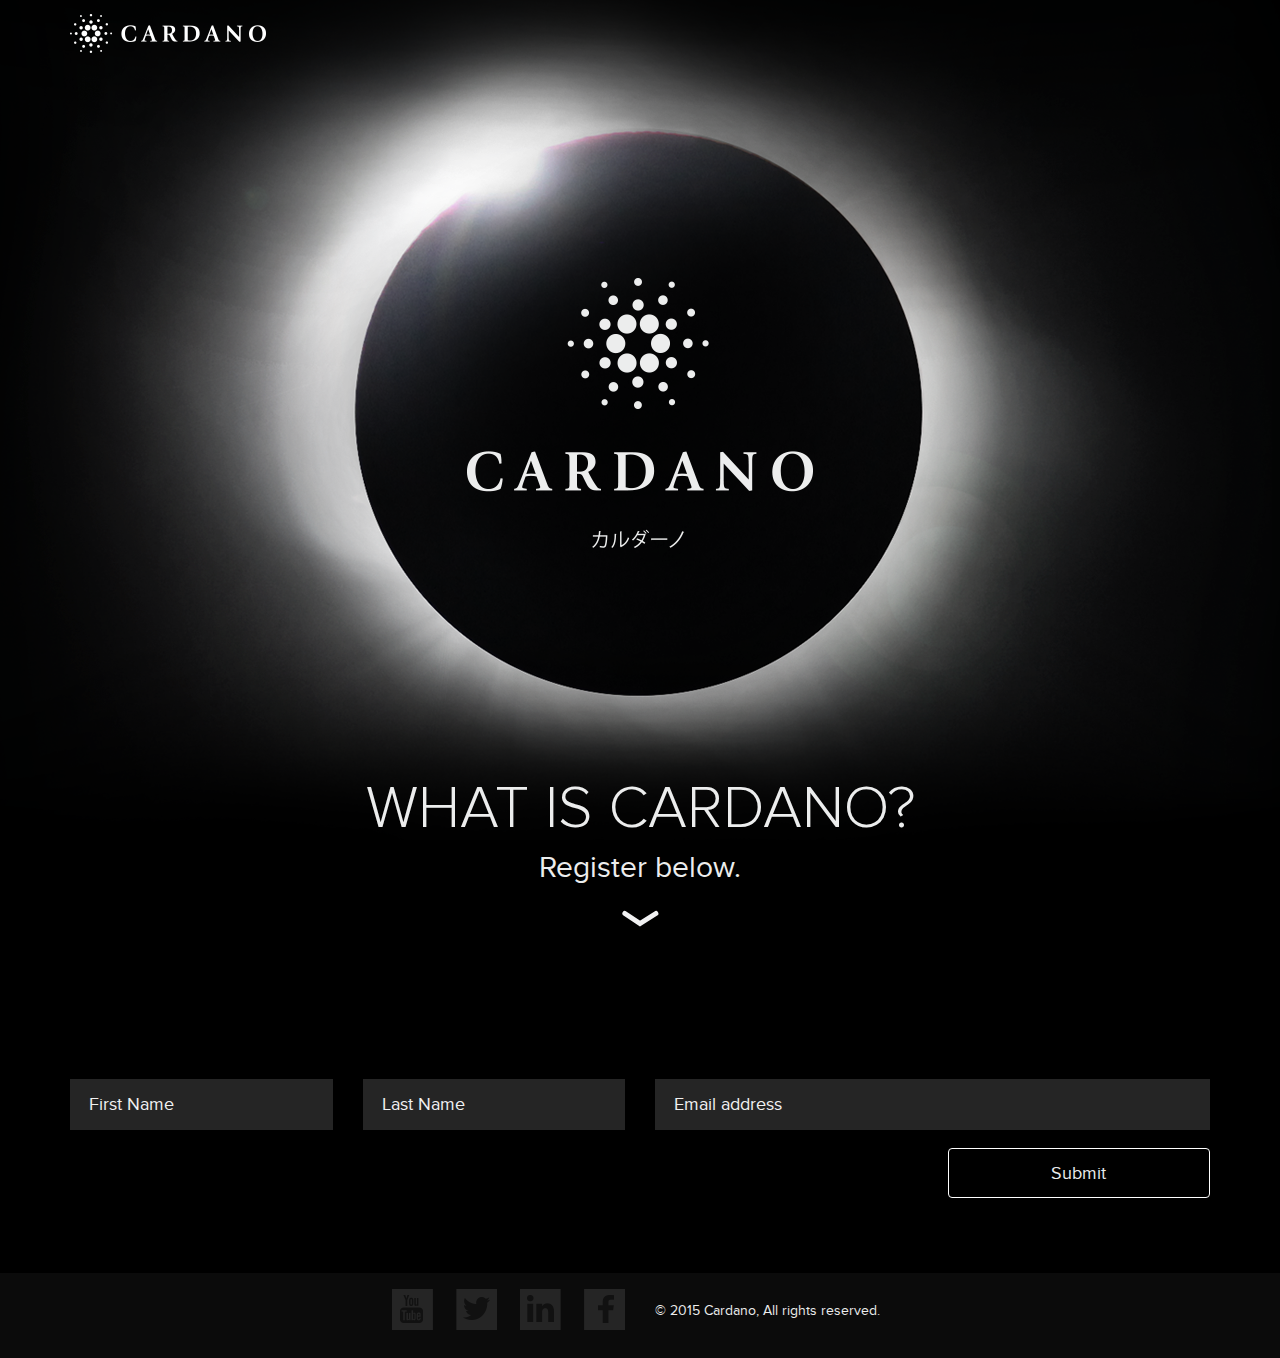
<file: index.html>
<!DOCTYPE html>
<html lang="en">
<head>
    <meta charset="utf-8">
    <meta http-equiv="X-UA-Compatible" content="IE=edge">
    <meta name="viewport" content="width=device-width, initial-scale=1">
    <title>What is Cardano?</title>
    <link href="resources/css/bootstrap.css" rel="stylesheet">
    <link rel="stylesheet" href="resources/css/main.css"/>
    <!--[if lt IE 9]>
    <script src="https://oss.maxcdn.com/html5shiv/3.7.2/html5shiv.min.js"></script>
    <script src="https://oss.maxcdn.com/respond/1.4.2/respond.min.js"></script>
    <![endif]-->
</head>
<body>
<div id="mainContainer">
    <div class="container">
        <div class="row">
            <div class="col-lg-3 col-md-3 col-sm-3 col-xs-3">
                <a href="javascript: void(0);" class="header-logo">
                    <img src="resources/images/logo.png" alt=""/>
                </a>
            </div>
        </div>
    </div>
    <div class="container-fluid">
        <div class="row">
            <div class="col-lg-12 col-md-12 col-sm-12 col-xs-12 no-padding">
                <div class="center-image">
                    <!--<img src="resources/images/center-image.png" alt="" class="center-image-fon"/>-->
                    <img src="resources/images/big-logo.png" alt="" class="big-logo" width="346" height="270"/>
                </div>
            </div>
        </div>
    </div>
    <div class="container">
        <div class="row">
            <div class="col-lg-12 col-md-12 col-sm-12 col-xs-12 no-padding">
                <h1 class="title-page">What is Cardano?</h1>

                <p class="small-description">Register below.</p>
                <p style="width: 40px;text-align: center; margin: 0 auto;">
                    <svg version="1.1" id="Layer_1" xmlns="http://www.w3.org/2000/svg" xmlns:xlink="http://www.w3.org/1999/xlink" x="0px" y="0px"
	 viewBox="0 0 32 32" enable-background="new 0 0 32 32" xml:space="preserve">
                        <g id="Arrow_x5F_Right_x5F_1" display="none">
                            <g display="inline">
                                <path fill="#F1F1F2" d="M29.4,13.5c-0.4-0.3-0.9-0.4-1.4-0.4c-0.5,0-1,0.1-1.4,0.4l-8.5,5.8c-0.6,0.4-1.3,0.6-2.1,0.6
                                    c-0.8,0-1.6-0.2-2.1-0.6l-8.5-5.8C5,13.3,4.5,13.1,4,13.1c-0.5,0-1,0.1-1.4,0.4c-0.8,0.5-0.8,1.4,0,1.9l11.3,8
                                    c0.6,0.4,1.3,0.6,2.1,0.6c0.8,0,1.6-0.2,2.1-0.6l11.3-8c0.4-0.3,0.6-0.6,0.6-1C30,14.1,29.8,13.8,29.4,13.5z"/>
                            </g>
                        </g>
                        <polyline fill="none" stroke="#F1F1F2" stroke-width="4" stroke-linecap="round" stroke-miterlimit="10" points="3.9,14 16,22.1
                            28.7,14 "/>
                    </svg>
                </p>
            </div>
        </div>
    </div>
    <div class="container for-form">
        <form action="" name="" id="registrationForm" method="post" novalidate="novalidate">
            <div class="row success-message-form">
                <div class="col-lg-3 col-md-3 col-sm-2 col-xs-2">&nbsp;</div>
                <div class="col-lg-6 col-md-6 col-sm-9 col-xs-10 no-padding">
                    <div class="reg-complete">
                        Registration Complete
                    </div>
                </div>
            </div>

            <div class="row">
                <div class="col-lg-3 col-md-3 col-sm-6">
                    <label for="firstName"><input type="text" id="firstName" data-default="First Name" class="input-form" value="First Name"/></label>
                </div>
                <div class="col-lg-3 col-md-3 col-sm-6">
                    <label for="lastName"><input type="text" id="lastName" data-default="Last Name" class="input-form" value="Last Name"/></label>
                </div>
                <div class="col-lg-6 col-md-6 col-sm-12">
                    <label for="emailAddress"><input type="email" id="emailAddress" data-default="Email address" class="input-form" value="Email address"/></label>
                </div>
            </div>
            <div class="row">
                <div class="col-lg-12 col-md-12 col-sm1-2 col-xs-12">
                    <span id="error-message">&nbsp;</span>
                </div>
            </div>
            <div class="row">
                <div class="col-lg-9 col-md-9 col-sm-9">&nbsp;</div>
                <div class="col-lg-3 col-md-3 col-sm-3"><input type="submit" value="Submit" class="submit-form"/></div>
            </div>
        </form>
    </div>
    <footer>
        <div class="container">
            <div class="col-lg-6 col-md-6 col-sm-6 col-xs-12">
                <div class="social-link-block right">
                    <a href="" class="yu"></a>
                    <a href="" class="tw"></a>
                    <a href="" class="in"></a>
                    <a href="" class="fc"></a>
                </div>
            </div>
            <div class="col-lg-6 col-md-6 col-sm-6 col-xs-12">
                <p class="copyright">&copy; 2015 Cardano, All rights reserved.</p>
            </div>
        </div>
    </footer>
</div>

<script src="resources/js/SmoothScroll.js"></script>
<script src="resources/js/libs/jQuery/jquery.1.11.2.min.js"></script>
<script src="resources/js/libs/bootstrap/bootstrap.min.js"></script>
<script src="resources/js/cardano.js"></script>
</body>
</html>
</file>
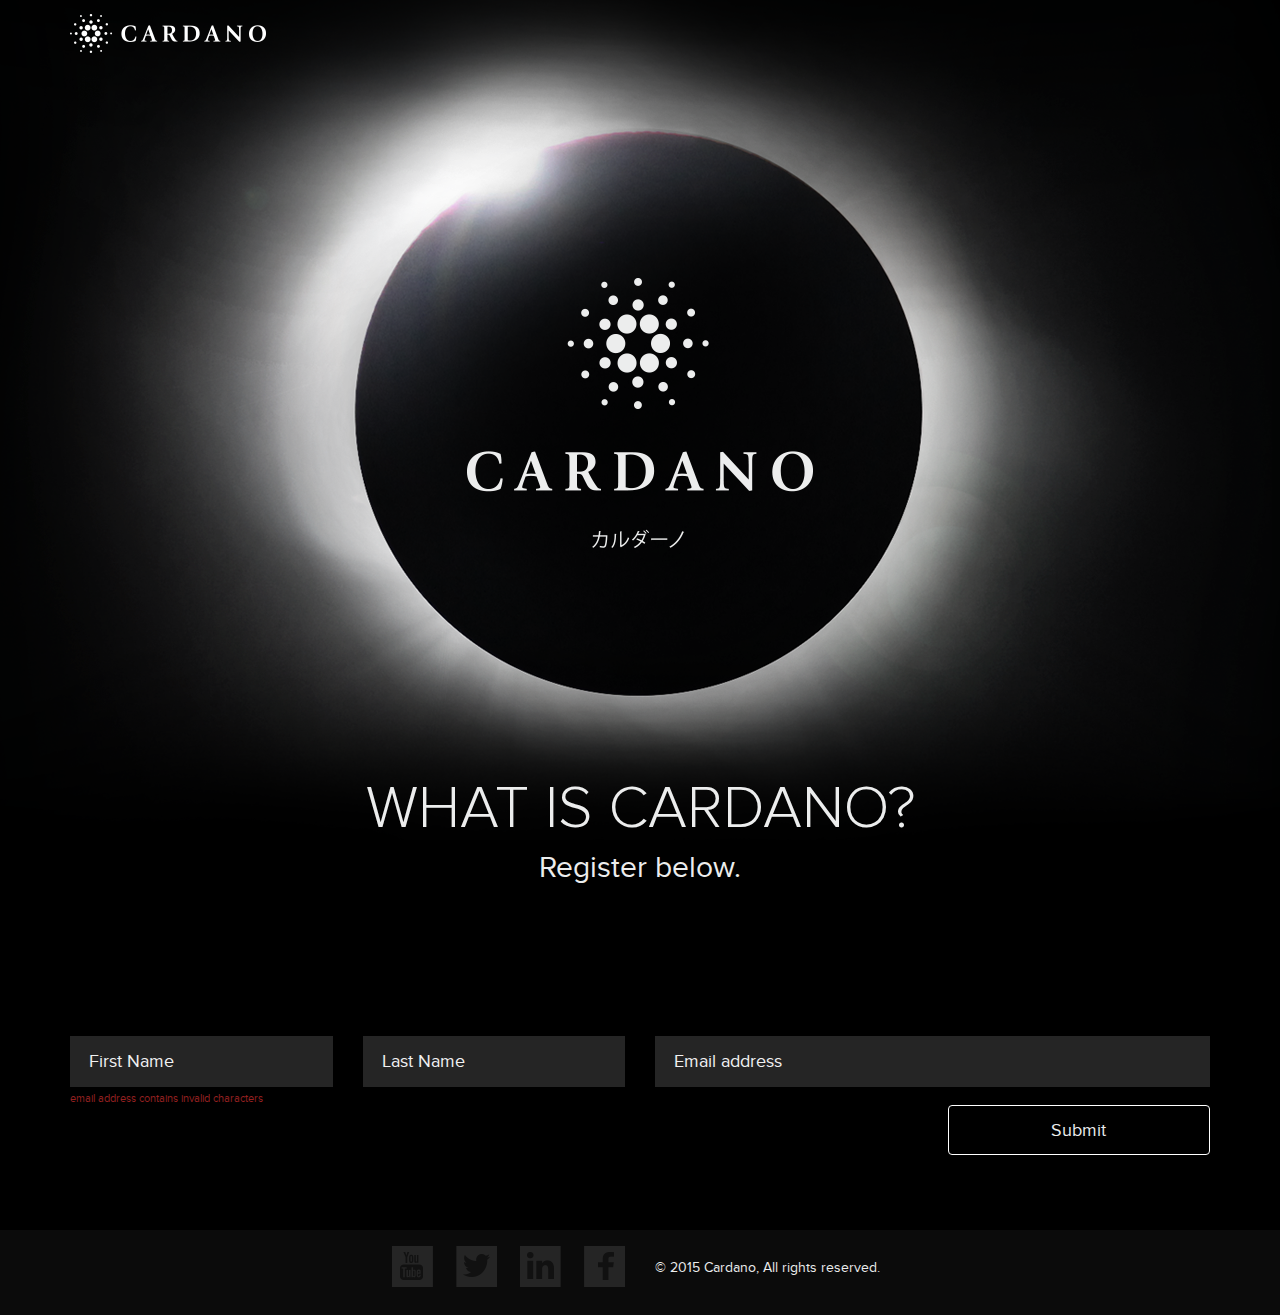
<file: error-form-only.html>
<!DOCTYPE html>
<html lang="en">
<head>
    <meta charset="utf-8">
    <meta http-equiv="X-UA-Compatible" content="IE=edge">
    <meta name="viewport" content="width=device-width, initial-scale=1">
    <title>What is Cardano?</title>
    <link href="resources/css/bootstrap.css" rel="stylesheet">
    <link rel="stylesheet" href="resources/css/main.css"/>
    <!--[if lt IE 9]>
    <script src="https://oss.maxcdn.com/html5shiv/3.7.2/html5shiv.min.js"></script>
    <script src="https://oss.maxcdn.com/respond/1.4.2/respond.min.js"></script>
    <![endif]-->
</head>
<body>
<div id="mainContainer">
    <div class="container">
        <div class="row">
            <div class="col-lg-3 col-md-3 col-sm-3 col-xs-3">
                <a href="javascript: void(0);" class="header-logo">
                    <img src="resources/images/logo.png" alt=""/>
                </a>
            </div>
        </div>
    </div>
    <div class="container-fluid">
        <div class="row">
            <div class="col-lg-12 col-md-12 col-sm-12 col-xs-12 no-padding">
                <div class="center-image">
                    <img src="resources/images/big-logo.png" alt="" class="big-logo" width="346" height="270"/>
                </div>
            </div>
        </div>
    </div>
    <div class="container">
        <div class="row">
            <div class="col-lg-12 col-md-12 col-sm-12 col-xs-12 no-padding">
                <h1 class="title-page">What is Cardano?</h1>

                <p class="small-description">Register below.</p>
            </div>
        </div>
    </div>
    <div class="container for-form">
        <form action="" name="" method="post" novalidate="novalidate">
            <div class="row">
                <div class="col-lg-3 col-md-3 col-sm-6">
                    <label for="firstName"><input type="text" id="firstName" data-default="First Name" class="input-form" value="First Name"/></label>
                </div>
                <div class="col-lg-3 col-md-3 col-sm-6">
                    <label for="lastName"><input type="text" id="lastName" data-default="Last Name" class="input-form" value="Last Name"/></label>
                </div>
                <div class="col-lg-6 col-md-6 col-sm-12">
                    <label for="emailAddress"><input type="email" id="emailAddress" data-default="Email address" class="input-form" value="Email address"/></label>
                </div>
            </div>
            <div class="row">
                <div class="col-lg-12 col-md-12 col-sm1-2 col-xs-12">
                    <span id="error-message">
                        email address contains invalid characters
                    </span>
                </div>
            </div>
            <div class="row">
                <div class="col-lg-9 col-md-9 col-sm-9">&nbsp;</div>
                <div class="col-lg-3 col-md-3 col-sm-3"><input type="submit" value="Submit" class="submit-form"/></div>
            </div>
        </form>
    </div>
    <footer>
        <div class="container">
            <div class="col-lg-6 col-md-6 col-sm-6 col-xs-12">
                <div class="social-link-block right">
                    <a href="" class="yu"></a>
                    <a href="" class="tw"></a>
                    <a href="" class="in"></a>
                    <a href="" class="fc"></a>
                </div>
            </div>
            <div class="col-lg-6 col-md-6 col-sm-6 col-xs-12">
                <p class="copyright">&copy; 2015 Cardano, All rights reserved.</p>
            </div>
        </div>
    </footer>
</div>

<script src="resources/js/libs/jQuery/jquery.1.11.2.min.js"></script>
<script src="resources/js/libs/bootstrap/bootstrap.min.js"></script>
</body>
</html>
</file>
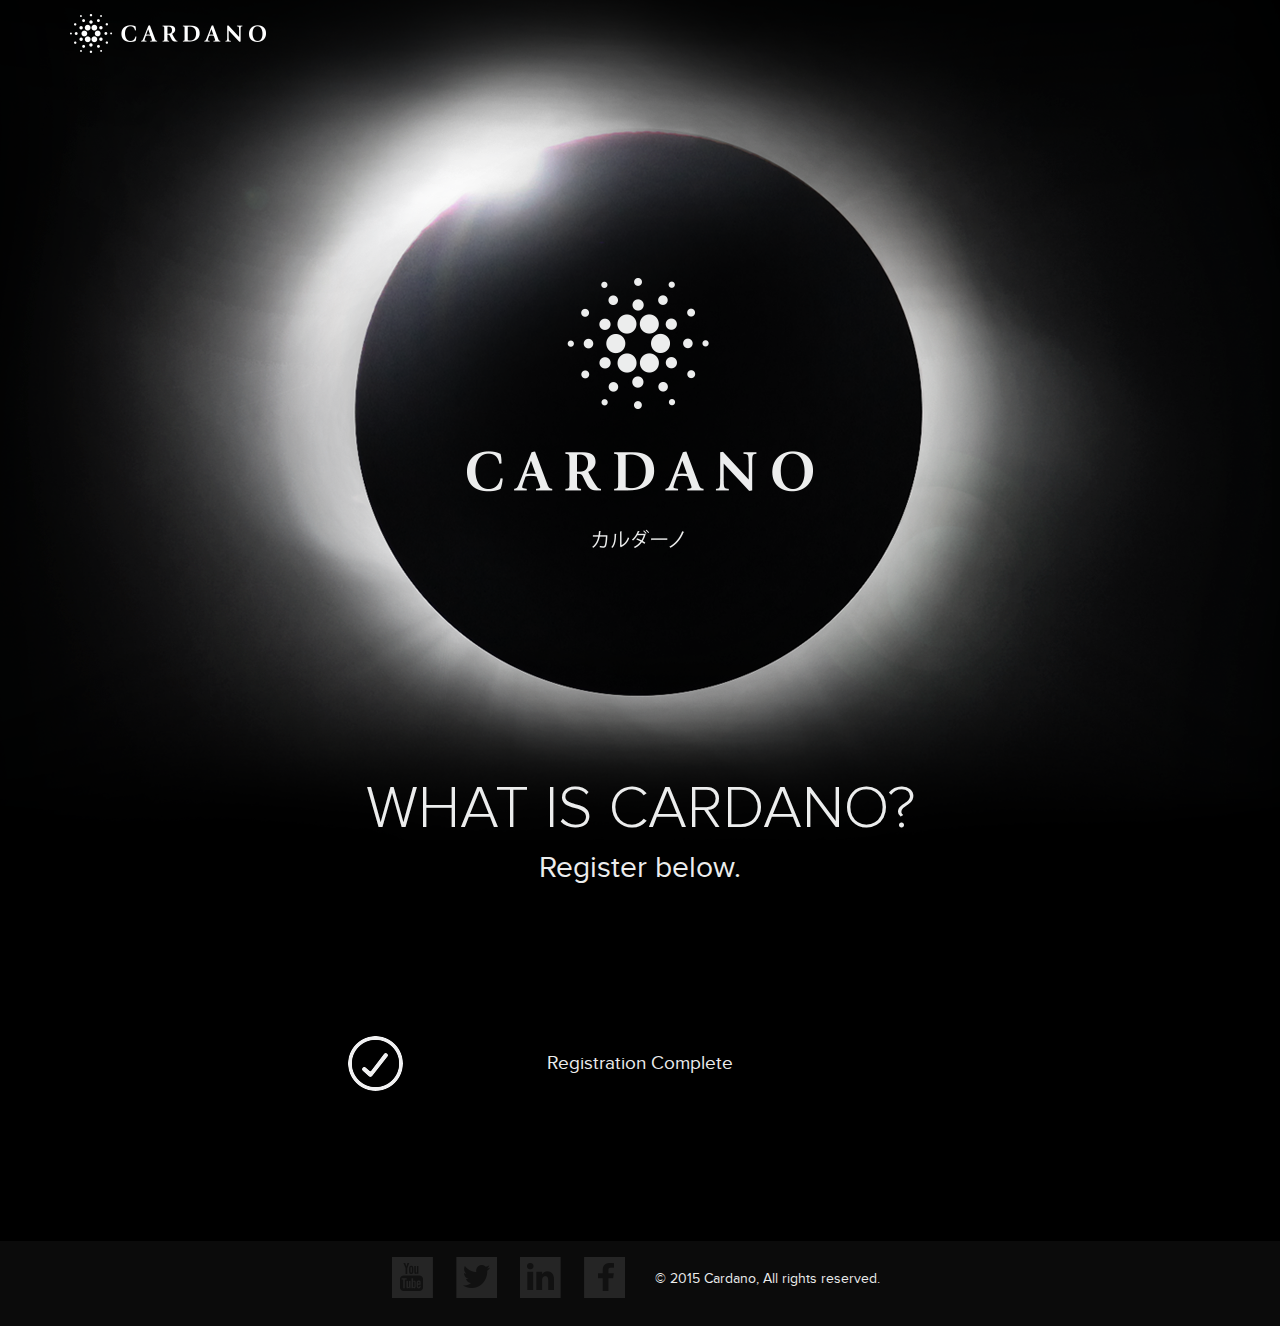
<file: success-form-only.html>
<!DOCTYPE html>
<html lang="en">
<head>
    <meta charset="utf-8">
    <meta http-equiv="X-UA-Compatible" content="IE=edge">
    <meta name="viewport" content="width=device-width, initial-scale=1">
    <title>What is Cardano?</title>
    <link href="resources/css/bootstrap.css" rel="stylesheet">
    <link rel="stylesheet" href="resources/css/main.css"/>
    <!--[if lt IE 9]>
    <script src="https://oss.maxcdn.com/html5shiv/3.7.2/html5shiv.min.js"></script>
    <script src="https://oss.maxcdn.com/respond/1.4.2/respond.min.js"></script>
    <![endif]-->
</head>
<body>
<div id="mainContainer">
    <div class="container">
        <div class="row">
            <div class="col-lg-3 col-md-3 col-sm-3 col-xs-3">
                <a href="javascript: void(0);" class="header-logo">
                    <img src="resources/images/logo.png" alt=""/>
                </a>
            </div>
        </div>
    </div>
    <div class="container-fluid">
        <div class="row">
            <div class="col-lg-12 col-md-12 col-sm-12 col-xs-12 no-padding">
                <div class="center-image">
                    <img src="resources/images/big-logo.png" alt="" class="big-logo" width="346" height="270"/>
                </div>
            </div>
        </div>
    </div>
    <div class="container">
        <div class="row">
            <div class="col-lg-12 col-md-12 col-sm-12 col-xs-12 no-padding">
                <h1 class="title-page">What is Cardano?</h1>

                <p class="small-description">Register below.</p>
            </div>
        </div>
    </div>
    <div class="container for-form">
        <form action="" name="" method="post" novalidate="novalidate">
            <div class="row success-message-form" style="display: block;">
                <div class="col-lg-3 col-md-3 col-sm-2 col-xs-2">&nbsp;</div>
                <div class="col-lg-6 col-md-6 col-sm-9 col-xs-10 no-padding">
                    <div class="reg-complete">
                        Registration Complete
                    </div>
                </div>
            </div>
        </form>
    </div>
    <footer>
        <div class="container">
            <div class="col-lg-6 col-md-6 col-sm-6 col-xs-12">
                <div class="social-link-block right">
                    <a href="" class="yu"></a>
                    <a href="" class="tw"></a>
                    <a href="" class="in"></a>
                    <a href="" class="fc"></a>
                </div>
            </div>
            <div class="col-lg-6 col-md-6 col-sm-6 col-xs-12">
                <p class="copyright">&copy; 2015 Cardano, All rights reserved.</p>
            </div>
        </div>
    </footer>
</div>

<script src="resources/js/libs/jQuery/jquery.1.11.2.min.js"></script>
<script src="resources/js/libs/bootstrap/bootstrap.min.js"></script>
</body>
</html>
</file>
<file: resources/css/main.css>
@font-face {
    font-family: 'PROXIMANOVALIGHT';
    src: url('fonts/PROXIMANOVALIGHT.eot');
    src: url('fonts/PROXIMANOVALIGHT.eot') format('embedded-opentype'),
    url('fonts/PROXIMANOVALIGHT.woff2') format('woff2'),
    url('fonts/PROXIMANOVALIGHT.woff') format('woff'),
    url('fonts/PROXIMANOVALIGHT.ttf') format('truetype'),
    url('fonts/PROXIMANOVALIGHT.svg#PROXIMANOVALIGHT') format('svg');
}
@font-face {
    font-family: 'proxima_novaregular';
    src: url('fonts/proximanova-reg-webfont.eot');
    src: url('fonts/proximanova-reg-webfont.eot?#iefix') format('embedded-opentype'),
    url('fonts/proximanova-reg-webfont.woff2') format('woff2'),
    url('fonts/proximanova-reg-webfont.woff') format('woff'),
    url('fonts/proximanova-reg-webfont.ttf') format('truetype'),
    url('fonts/proximanova-reg-webfont.svg#proxima_novaregular') format('svg');
    font-weight: normal;
    font-style: normal;

}
a img{
    border: none;
}
input ,textarea, a{
    outline: none;
}


body {
    font: 100% 'proxima_novaregular';
    color: #eceded;
    background: #000;
}
.header-logo{
    position: relative;
    z-index: 1;
}
.header-logo img{
    margin-top: 14px;
}
.no-padding{
    padding-left: 0;
    padding-right: 0;
}
.center-image{
    width: 100%;
    height: 852px;
    margin-top: -65px;
    background: url(../images/center-image.png) no-repeat 50% 50%;
    position: relative;
}
.big-logo{
    position: absolute;
    top: 290px;
    left: 50%;
    margin-left: -173px;
}
.title-page{
    text-align: center;
    font: 60px 'PROXIMANOVALIGHT';
    text-transform: uppercase;
    margin-top: -60px;
}
.small-description{
    text-align: center;
    font-size: 30px;
}
.for-form{
    margin-top: 140px;
}
.for-form label{
    display: block;
}
.input-form{
    display: block;
    border: none;
    height: 51px;
    background: #252525;
    padding-left: 19px;
    width: 100%;
    color: #f1f1f2;
    font: 18px 'proxima_novaregular';
}
.submit-form{
    display: block;
    width: 100%;
    border: 1px solid #fff;
    border-radius: 4px;
    background: transparent;
    font: 18px 'proxima_novaregular';
    height: 50px;
    margin-bottom: 75px;
}
footer{
    min-height: 70px;
    background: #0b0b0b;
}
.social-link-block{
    text-align: right;
}
.social-link-block a{
    background: url(../images/social-ico.png) no-repeat left top;
    width: 41px;
    height: 41px;
    display: inline-block;
    margin-top: 16px;
    margin-left: 20px;
    transition: all .2s ease-in-out;
}
.social-link-block a.yu{
    background-position: 0 0;
}
.social-link-block a.tw{
    background-position: -61px 0;
}
.social-link-block a.in{
    background-position: -123px 0;
}
.social-link-block a.fc{
    background-position: -184px 0;
}
.social-link-block a.yu:hover{
    background-position: 0 -41px;
}
.social-link-block a.tw:hover{
    background-position: -61px -41px;
}
.social-link-block a.in:hover{
    background-position: -123px -41px;
}
.social-link-block a.fc:hover{
    background-position: -184px -41px;
}
p.copyright{
    font: 14px/75px 'proxima_novaregular';
    color: #eceded;
}
#error-message{
    color: #952121;
    font: 112.5% 'proxima_novaregular';
}
.reg-complete{
    background: url(../images/reg-complete.png) no-repeat left 50%;
    height: 55px;
    text-align: center;
    font: 187.5%/55px 'proxima_novaregular';
    color: #eceded;
    margin-bottom: 150px;
}
.success-message-form{
    display: none;
}
@media (max-width: 590px) {
    .center-image{
        background-size: 250% 85%;
    }
}
@media (max-width: 470px) {
    .center-image{
        background-size: 250% 71%;
    }
}
@media (max-width: 400px) {
    .center-image{
        background-size: 250% 61%;
    }
    .big-logo{

    }
}
</file>
